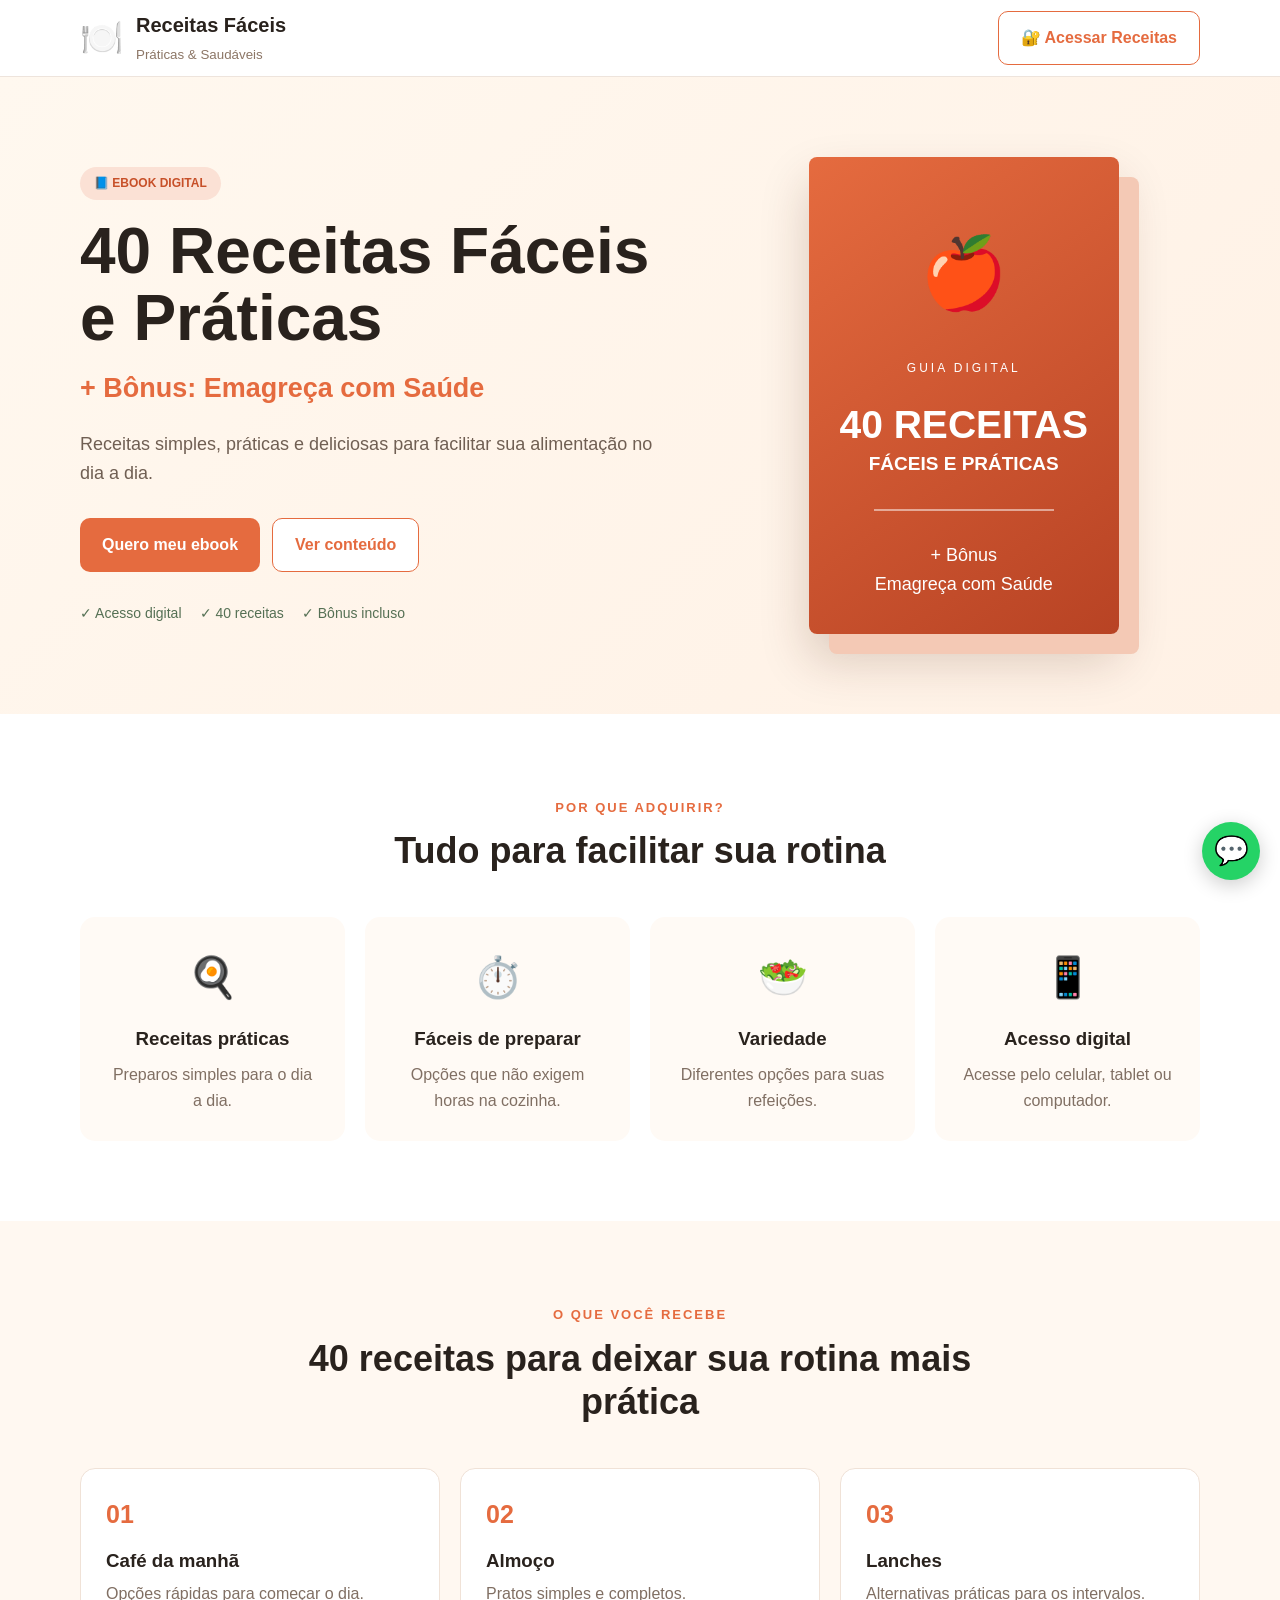
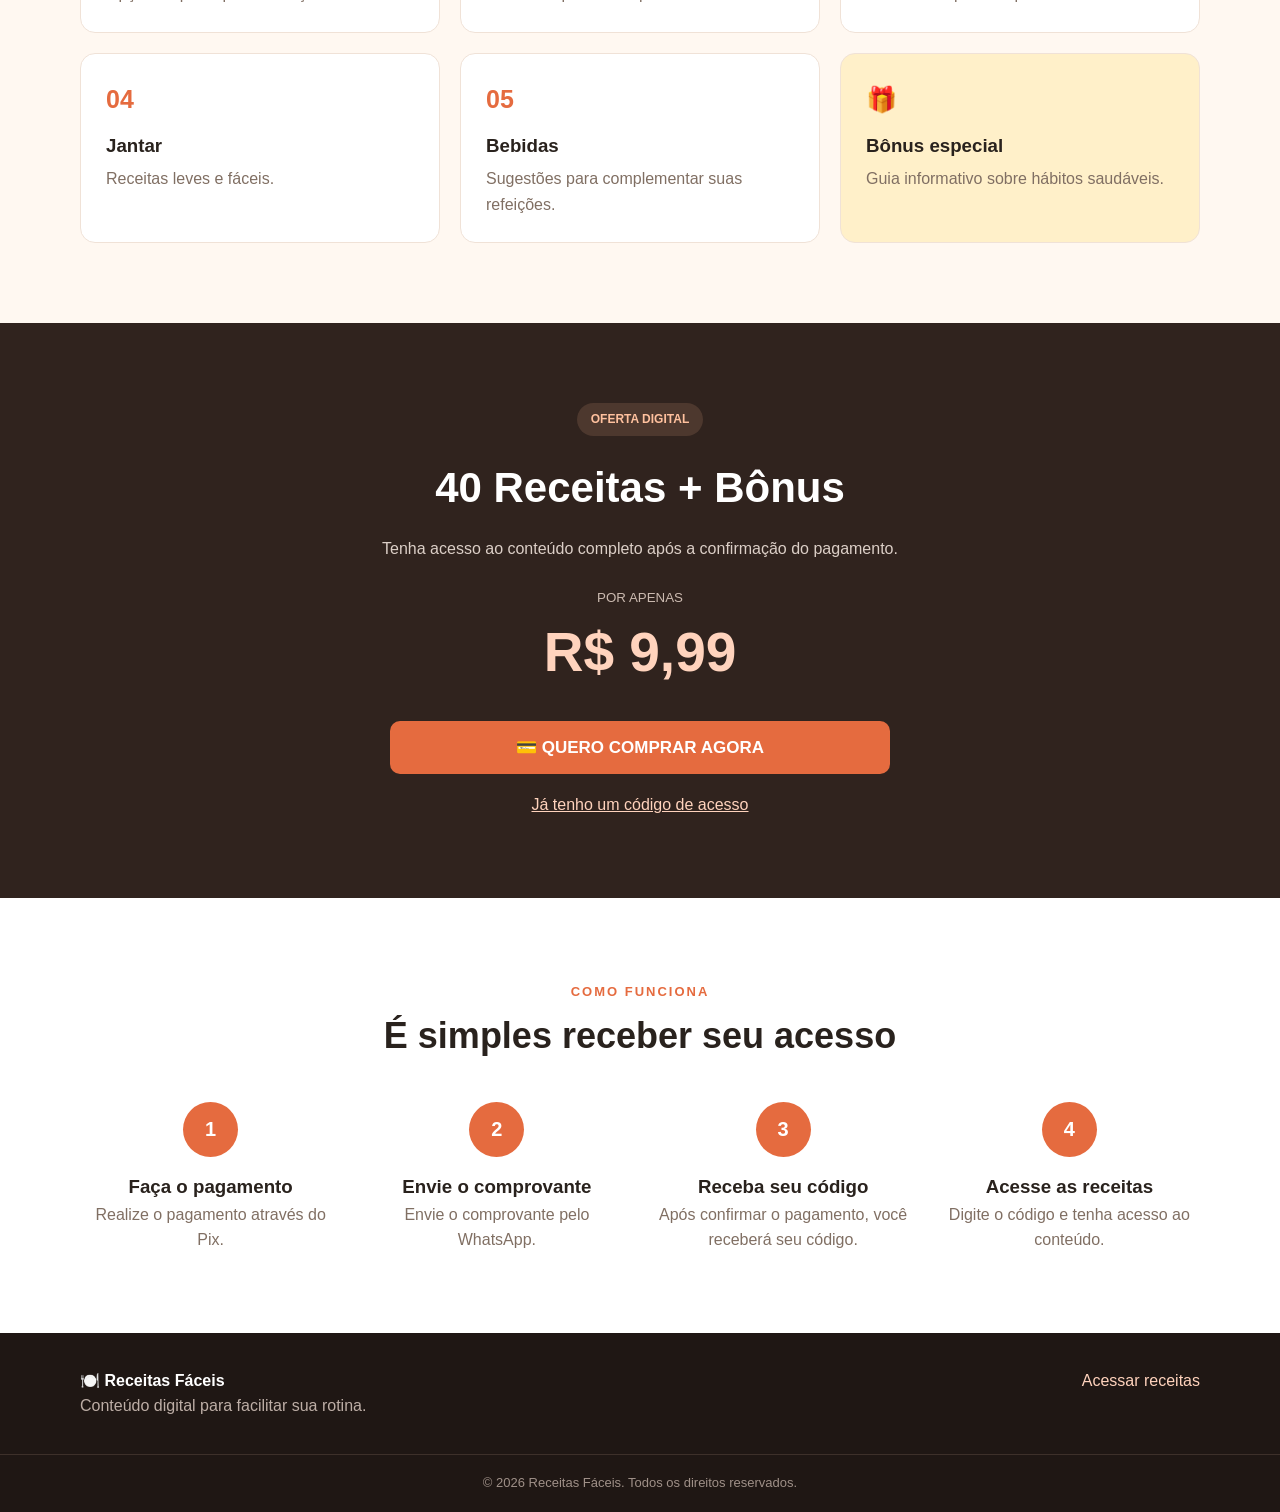
<file: index.html>
<!DOCTYPE html>
<html lang="pt-BR">

<head>
    <meta charset="UTF-8">

    <meta name="viewport" content="width=device-width, initial-scale=1.0">

    <meta name="description"
        content="40 Receitas Fáceis e Práticas + Bônus Emagreça com Saúde">

    <title>40 Receitas Fáceis e Práticas</title>

    <link rel="stylesheet" href="style.css">
</head>

<body>

    <!-- =====================================================
         HEADER
    ====================================================== -->

    <header class="header">

        <div class="container header-content">

            <div class="logo">

                <span>🍽️</span>

                <div>
                    <strong>Receitas Fáceis</strong>
                    <small>Práticas & Saudáveis</small>
                </div>

            </div>

            <a href="acesso.html" class="btn btn-outline">
                🔐 Acessar Receitas
            </a>

        </div>

    </header>


    <main>

        <!-- =====================================================
             HERO
        ====================================================== -->

        <section class="hero">

            <div class="container hero-grid">

                <div class="hero-text">

                    <span class="badge">
                        📘 EBOOK DIGITAL
                    </span>

                    <h1>
                        40 Receitas Fáceis e Práticas
                    </h1>

                    <h2>
                        + Bônus: Emagreça com Saúde
                    </h2>

                    <p>
                        Receitas simples, práticas e deliciosas
                        para facilitar sua alimentação no dia a dia.
                    </p>

                    <div class="hero-buttons">

                        <a href="#oferta" class="btn btn-primary">
                            Quero meu ebook
                        </a>

                        <a href="#conteudo" class="btn btn-secondary">
                            Ver conteúdo
                        </a>

                    </div>

                    <div class="trust">

                        <span>✓ Acesso digital</span>
                        <span>✓ 40 receitas</span>
                        <span>✓ Bônus incluso</span>

                    </div>

                </div>


                <div class="book">

                    <div class="book-cover">

                        <div class="book-icon">
                            🍎
                        </div>

                        <span>GUIA DIGITAL</span>

                        <h3>
                            40 RECEITAS
                        </h3>

                        <h4>
                            FÁCEIS E PRÁTICAS
                        </h4>

                        <div class="book-line"></div>

                        <p>
                            + Bônus<br>
                            Emagreça com Saúde
                        </p>

                    </div>

                </div>

            </div>

        </section>


        <!-- =====================================================
             BENEFÍCIOS
        ====================================================== -->

        <section class="benefits">

            <div class="container">

                <div class="section-title">

                    <span>POR QUE ADQUIRIR?</span>

                    <h2>
                        Tudo para facilitar sua rotina
                    </h2>

                </div>


                <div class="benefits-grid">

                    <div class="benefit">

                        <div class="benefit-icon">
                            🍳
                        </div>

                        <h3>
                            Receitas práticas
                        </h3>

                        <p>
                            Preparos simples para o dia a dia.
                        </p>

                    </div>


                    <div class="benefit">

                        <div class="benefit-icon">
                            ⏱️
                        </div>

                        <h3>
                            Fáceis de preparar
                        </h3>

                        <p>
                            Opções que não exigem horas na cozinha.
                        </p>

                    </div>


                    <div class="benefit">

                        <div class="benefit-icon">
                            🥗
                        </div>

                        <h3>
                            Variedade
                        </h3>

                        <p>
                            Diferentes opções para suas refeições.
                        </p>

                    </div>


                    <div class="benefit">

                        <div class="benefit-icon">
                            📱
                        </div>

                        <h3>
                            Acesso digital
                        </h3>

                        <p>
                            Acesse pelo celular, tablet ou computador.
                        </p>

                    </div>

                </div>

            </div>

        </section>


        <!-- =====================================================
             CONTEÚDO
        ====================================================== -->

        <section id="conteudo" class="content-section">

            <div class="container">

                <div class="section-title">

                    <span>O QUE VOCÊ RECEBE</span>

                    <h2>
                        40 receitas para deixar sua rotina mais prática
                    </h2>

                </div>


                <div class="content-grid">

                    <div class="content-card">

                        <span>01</span>

                        <h3>
                            Café da manhã
                        </h3>

                        <p>
                            Opções rápidas para começar o dia.
                        </p>

                    </div>


                    <div class="content-card">

                        <span>02</span>

                        <h3>
                            Almoço
                        </h3>

                        <p>
                            Pratos simples e completos.
                        </p>

                    </div>


                    <div class="content-card">

                        <span>03</span>

                        <h3>
                            Lanches
                        </h3>

                        <p>
                            Alternativas práticas para os intervalos.
                        </p>

                    </div>


                    <div class="content-card">

                        <span>04</span>

                        <h3>
                            Jantar
                        </h3>

                        <p>
                            Receitas leves e fáceis.
                        </p>

                    </div>


                    <div class="content-card">

                        <span>05</span>

                        <h3>
                            Bebidas
                        </h3>

                        <p>
                            Sugestões para complementar suas refeições.
                        </p>

                    </div>


                    <div class="content-card bonus-card">

                        <span>🎁</span>

                        <h3>
                            Bônus especial
                        </h3>

                        <p>
                            Guia informativo sobre hábitos saudáveis.
                        </p>

                    </div>

                </div>

            </div>

        </section>


        <!-- =====================================================
             OFERTA
        ====================================================== -->

        <section id="oferta" class="offer">

            <div class="container">

                <div class="offer-box">

                    <div class="offer-info">

                        <span class="offer-badge">
                            OFERTA DIGITAL
                        </span>

                        <h2>
                            40 Receitas + Bônus
                        </h2>

                        <p>
                            Tenha acesso ao conteúdo completo
                            após a confirmação do pagamento.
                        </p>

                        <div class="price">

                            <small>
                                POR APENAS
                            </small>

                            <strong>
                                R$ 9,99
                            </strong>

                        </div>


                        <button
                            class="btn btn-primary btn-large"
                            onclick="abrirPix()">

                            💳 QUERO COMPRAR AGORA

                        </button>


                        <a
                            href="acesso.html"
                            class="access-link">

                            Já tenho um código de acesso

                        </a>

                    </div>

                </div>

            </div>

        </section>


        <!-- =====================================================
             COMO FUNCIONA
        ====================================================== -->

        <section class="how">

            <div class="container">

                <div class="section-title">

                    <span>COMO FUNCIONA</span>

                    <h2>
                        É simples receber seu acesso
                    </h2>

                </div>


                <div class="steps">

                    <div class="step">

                        <div>1</div>

                        <h3>
                            Faça o pagamento
                        </h3>

                        <p>
                            Realize o pagamento através do Pix.
                        </p>

                    </div>


                    <div class="step">

                        <div>2</div>

                        <h3>
                            Envie o comprovante
                        </h3>

                        <p>
                            Envie o comprovante pelo WhatsApp.
                        </p>

                    </div>


                    <div class="step">

                        <div>3</div>

                        <h3>
                            Receba seu código
                        </h3>

                        <p>
                            Após confirmar o pagamento,
                            você receberá seu código.
                        </p>

                    </div>


                    <div class="step">

                        <div>4</div>

                        <h3>
                            Acesse as receitas
                        </h3>

                        <p>
                            Digite o código e tenha acesso ao conteúdo.
                        </p>

                    </div>

                </div>

            </div>

        </section>

    </main>


    <!-- =====================================================
         MODAL PIX
    ====================================================== -->

    <div id="pixModal" class="modal">

        <div class="modal-box">

            <!-- BOTÃO FECHAR -->

            <button
                class="close"
                onclick="fecharPix()"
                aria-label="Fechar">

                ×

            </button>


            <!-- ÍCONE -->

            <div class="modal-icon">
                💳
            </div>


            <!-- TÍTULO -->

            <h2>
                Pagamento via Pix
            </h2>


            <p>
                Faça o pagamento de
                <strong>R$ 9,99</strong>.
            </p>


            <!-- =================================================
                 QR CODE
            ================================================== -->

            <div class="qr-area">

                <!--
                    =================================================
                    SEU QR CODE PIX

                    Coloque sua imagem nesta pasta:

                    img/qr-code-pix.png

                    Estrutura:

                    seu-projeto/
                    ├── index.html
                    ├── style.css
                    ├── script.js
                    └── img/
                        └── qr-code-pix.png
                    =================================================
                -->

                <div class="qr-image-container">

                    <img
                        src="img/qr-code-pix.png"
                        alt="QR Code para pagamento via Pix"
                        class="qr-code-img">

                </div>


                <p class="qr-help">
                    📱 Escaneie o QR Code com o aplicativo do seu banco
                </p>

            </div>


            <!-- =================================================
                 PIX COPIA E COLA
            ================================================== -->

            <p class="pix-label">
                Pix Copia e Cola
            </p>


            <div class="pix-copy">

                <input
                    type="text"
                    id="pixCode"
                    value="31971705564"
                    readonly>

                <button
                    type="button"
                    onclick="copiarPix()">

                    Copiar

                </button>

            </div>


            <!-- AVISO -->

            <p class="payment-warning">

                Depois de realizar o pagamento,
                envie o comprovante pelo WhatsApp.

            </p>


            <!-- WHATSAPP -->

            <a
                href="#"
                id="whatsappPagamento"
                class="btn whatsapp-btn"
                target="_blank"
                rel="noopener noreferrer">

                💬 Enviar comprovante pelo WhatsApp

            </a>


            <!-- FECHAR -->

            <button
                class="btn btn-secondary close-payment"
                onclick="fecharPix()">

                Fechar

            </button>

        </div>

    </div>


    <!-- =====================================================
         FOOTER
    ====================================================== -->

    <footer>

        <div class="container footer-content">

            <div>

                <strong>
                    🍽️ Receitas Fáceis
                </strong>

                <p>
                    Conteúdo digital para facilitar sua rotina.
                </p>

            </div>


            <div>

                <a href="acesso.html">
                    Acessar receitas
                </a>

            </div>

        </div>


        <div class="copyright">

            © 2026 Receitas Fáceis. Todos os direitos reservados.

        </div>

    </footer>


    <!-- =====================================================
         WHATSAPP FLUTUANTE
    ====================================================== -->

    <a
        href="#"
        id="whatsappFloat"
        class="whatsapp-float"
        target="_blank"
        rel="noopener noreferrer"
        aria-label="WhatsApp">

        💬

    </a>


    <!-- JAVASCRIPT -->

    <script src="script.js"></script>

</body>

</html>
</file>
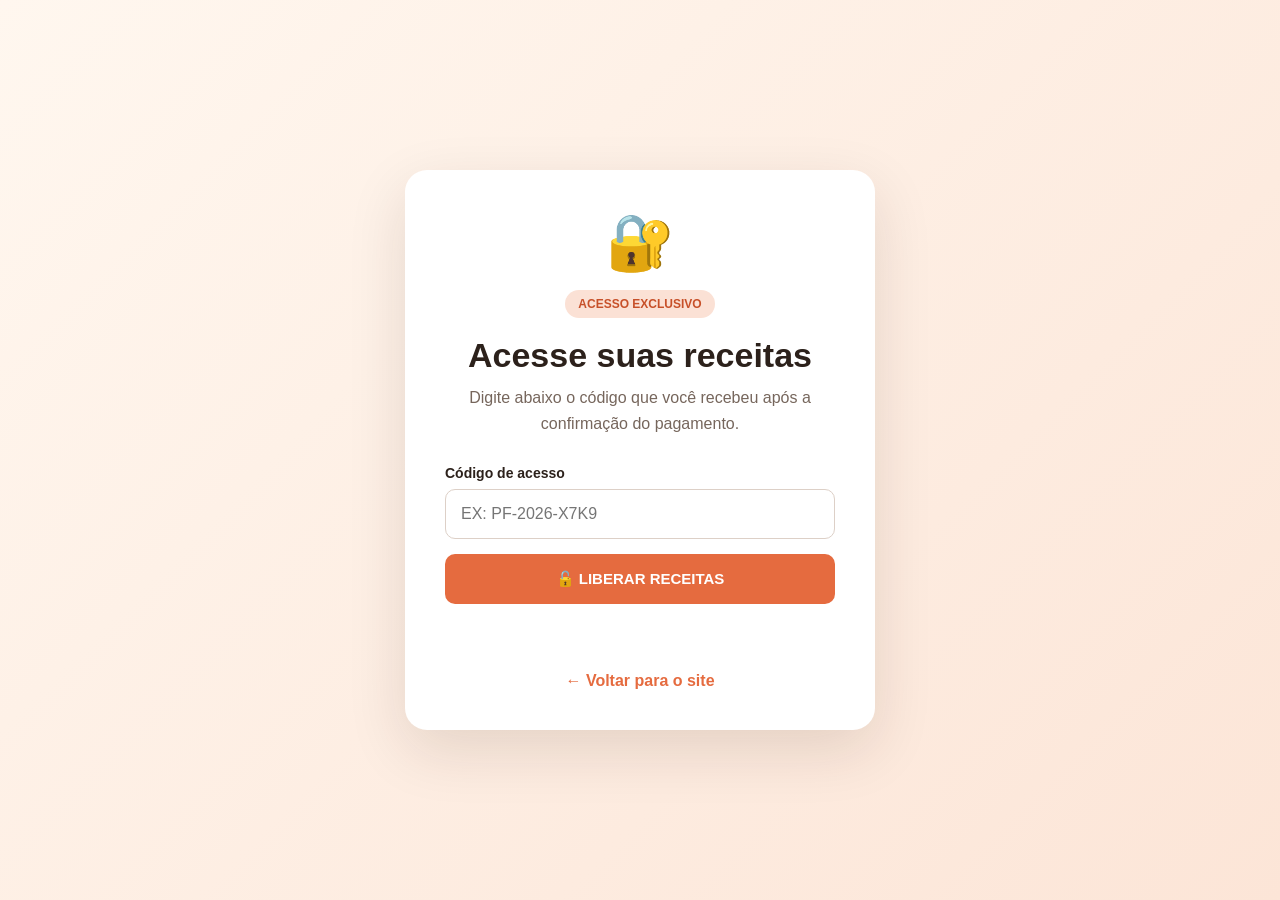
<file: acesso.html>
<!DOCTYPE html>
<html lang="pt-BR">

<head>

    <meta charset="UTF-8">

    <meta
        name="viewport"
        content="width=device-width, initial-scale=1.0">

    <meta
        name="robots"
        content="noindex, nofollow">

    <title>Acessar Receitas</title>

    <link rel="stylesheet" href="acesso.css">

</head>

<body>

    <main class="access-page">

        <div class="access-box">

            <div class="access-icon">
                🔐
            </div>

            <span class="tag">
                ACESSO EXCLUSIVO
            </span>

            <h1>
                Acesse suas receitas
            </h1>

            <p>
                Digite abaixo o código que você recebeu
                após a confirmação do pagamento.
            </p>


            <form id="accessForm">

                <label for="codigo">
                    Código de acesso
                </label>

                <input
                    type="text"
                    id="codigo"
                    placeholder="Ex: PF-2026-X7K9"
                    autocomplete="off"
                    required>

                <button type="submit">
                    🔓 LIBERAR RECEITAS
                </button>

            </form>


            <div
                id="mensagem"
                class="mensagem">
            </div>


            <a
                href="index.html"
                class="back">

                ← Voltar para o site

            </a>

        </div>

    </main>


    <script src="acesso.js"></script>

</body>

</html>
</file>
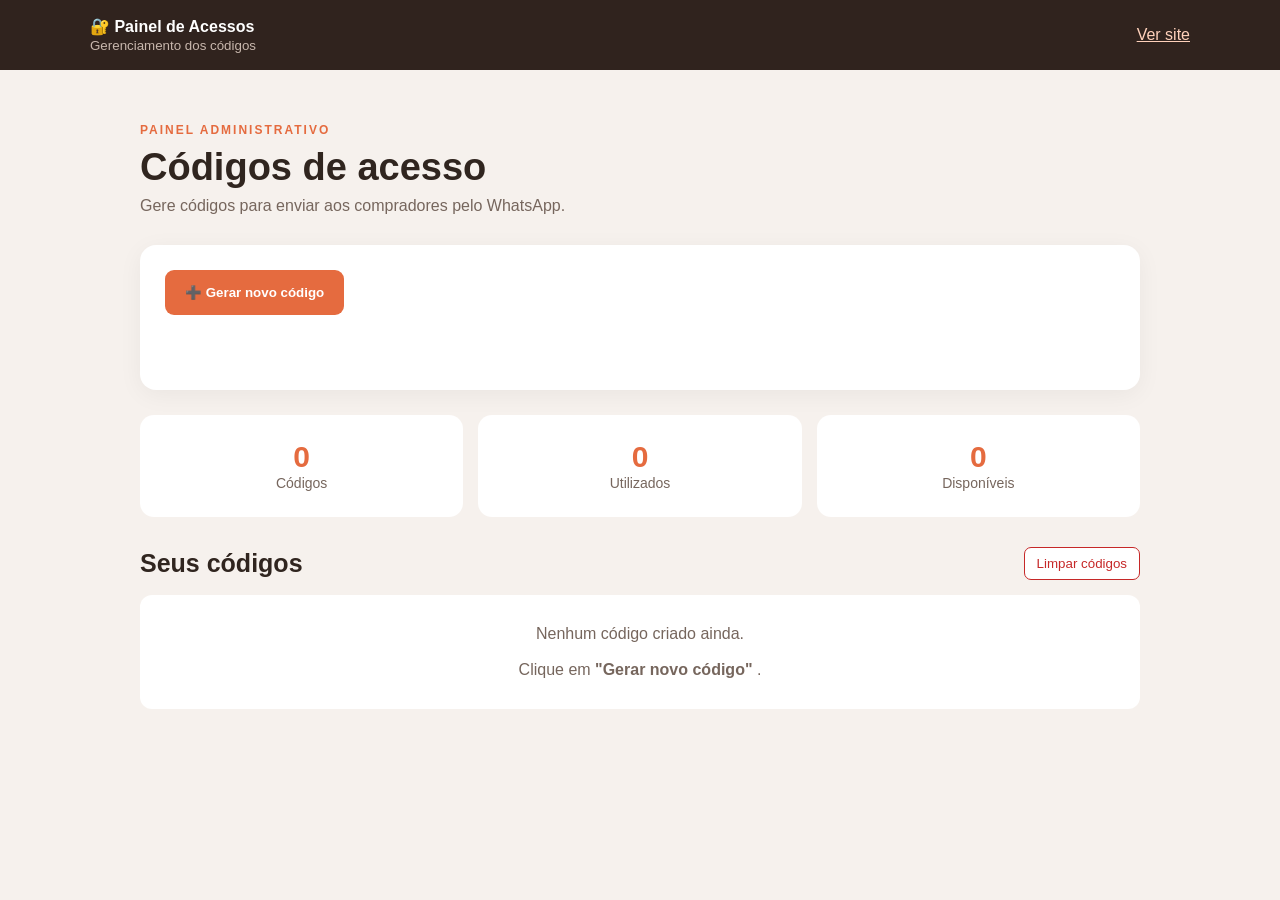
<file: admin.html>
<!DOCTYPE html>
<html lang="pt-BR">

<head>

    <meta charset="UTF-8">

    <meta
        name="viewport"
        content="width=device-width, initial-scale=1.0">

    <title>Painel de Códigos</title>

    <link rel="stylesheet" href="admin.css">

</head>

<body>

    <header>

        <div class="header-content">

            <div>
                <strong>🔐 Painel de Acessos</strong>
                <small>
                    Gerenciamento dos códigos
                </small>
            </div>

            <a href="index.html">
                Ver site
            </a>

        </div>

    </header>


    <main>

        <section class="admin-box">

            <div class="title">

                <span>PAINEL ADMINISTRATIVO</span>

                <h1>
                    Códigos de acesso
                </h1>

                <p>
                    Gere códigos para enviar aos compradores
                    pelo WhatsApp.
                </p>

            </div>


            <div class="generator">

                <button
                    onclick="gerarCodigo()">

                    ➕ Gerar novo código

                </button>

                <div
                    id="novoCodigo"
                    class="new-code">
                </div>

            </div>


            <div class="stats">

                <div>
                    <strong id="totalCodigos">
                        0
                    </strong>

                    <span>
                        Códigos
                    </span>
                </div>

                <div>
                    <strong id="usados">
                        0
                    </strong>

                    <span>
                        Utilizados
                    </span>
                </div>

                <div>
                    <strong id="disponiveis">
                        0
                    </strong>

                    <span>
                        Disponíveis
                    </span>
                </div>

            </div>


            <div class="codes-title">

                <h2>
                    Seus códigos
                </h2>

                <button
                    onclick="limparCodigos()"
                    class="danger">

                    Limpar códigos

                </button>

            </div>


            <div
                id="codesList"
                class="codes-list">
            </div>

        </section>

    </main>


    <script src="admin.js"></script>

</body>

</html>
</file>
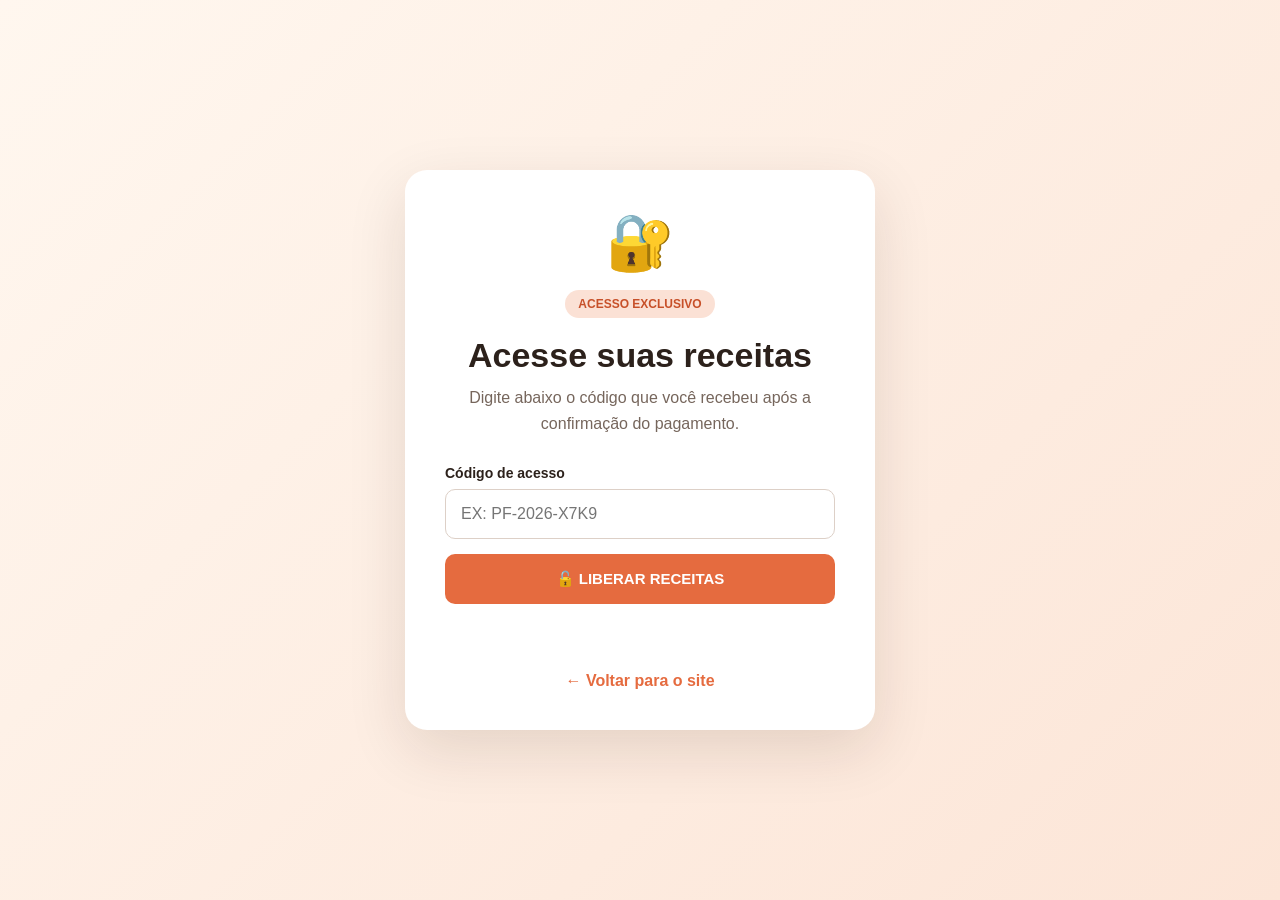
<file: receitas.html>
<!DOCTYPE html>
<html lang="pt-BR">

<head>
    <meta charset="UTF-8">

    <meta
        name="viewport"
        content="width=device-width, initial-scale=1.0">

    <meta
        name="robots"
        content="noindex, nofollow">

    <title>Minhas Receitas</title>

    <link rel="stylesheet" href="receitas.css">
</head>

<body>

    <header class="recipes-header">

        <div class="header-inner">

            <div>
                <span>🍽️</span>

                <div>
                    <strong>
                        40 Receitas Fáceis
                    </strong>

                    <small>
                        Seu conteúdo exclusivo
                    </small>
                </div>
            </div>

            <button
                onclick="sair()"
                class="logout">
                🔒 Sair
            </button>

        </div>

    </header>


    <main>

        <section class="welcome">

            <span class="exclusive">
                🔓 ACESSO LIBERADO
            </span>

            <h1>
                Suas 40 Receitas
            </h1>

            <p>
                Aproveite seu conteúdo exclusivo.
            </p>

        </section>


        <!-- BOTÕES DE PDF E IMPRESSÃO -->

        <section class="acoes-pdf">

            <button
                type="button"
                onclick="window.print()"
                class="btn-pdf">

                🖨️ Imprimir receitas

            </button>

            <button
                type="button"
                onclick="window.print()"
                class="btn-pdf">

                📥 Baixar / Salvar em PDF

            </button>

        </section>


        <section class="recipes-container">

            <div
                id="recipesList"
                class="recipes-list">
            </div>

        </section>


        <!-- BÔNUS -->

        <section class="bonus">

            <div class="bonus-box">

                <span>🎁 BÔNUS</span>

                <h2>
                    Emagreça com Saúde
                </h2>

                <p>
                    Pequenas mudanças na rotina podem
                    contribuir para hábitos alimentares
                    mais equilibrados.
                </p>

                <div class="tips">

                    <div>

                        <strong>💧</strong>

                        <p>
                            Mantenha uma boa hidratação
                            ao longo do dia.
                        </p>

                    </div>


                    <div>

                        <strong>🥗</strong>

                        <p>
                            Priorize variedade de alimentos
                            nas refeições.
                        </p>

                    </div>


                    <div>

                        <strong>🚶</strong>

                        <p>
                            Procure manter uma rotina
                            de atividades físicas.
                        </p>

                    </div>


                    <div>

                        <strong>😴</strong>

                        <p>
                            Dê atenção também ao descanso
                            e ao sono.
                        </p>

                    </div>

                </div>

                <small>
                    Este conteúdo é apenas informativo
                    e não substitui orientação de médico,
                    nutricionista ou outro profissional
                    qualificado.
                </small>

            </div>

        </section>

    </main>


    <footer>

        © 2026 Receitas Fáceis

    </footer>


    <script src="receitas.js"></script>

</body>

</html>
</file>
<file: style.css>
* {
    margin: 0;
    padding: 0;
    box-sizing: border-box;
}

html {
    scroll-behavior: smooth;
}

body {
    font-family: Arial, Helvetica, sans-serif;
    background: #fffaf5;
    color: #29221d;
    line-height: 1.6;
}

a {
    text-decoration: none;
    color: inherit;
}

.container {
    width: min(1120px, 92%);
    margin: auto;
}


/* =========================================================
   HEADER
========================================================= */

.header {
    background: #ffffff;
    border-bottom: 1px solid #eee4dc;
    position: sticky;
    top: 0;
    z-index: 100;
}

.header-content {
    min-height: 76px;
    display: flex;
    align-items: center;
    justify-content: space-between;
    gap: 20px;
}

.logo {
    display: flex;
    align-items: center;
    gap: 12px;
}

.logo > span {
    font-size: 35px;
}

.logo strong {
    display: block;
    font-size: 20px;
}

.logo small {
    color: #8c7666;
}


/* =========================================================
   BUTTONS
========================================================= */

.btn {
    border: 0;
    border-radius: 10px;
    padding: 13px 22px;
    font-weight: 700;
    cursor: pointer;
    display: inline-flex;
    justify-content: center;
    align-items: center;
    transition: .2s;
}

.btn:hover {
    transform: translateY(-2px);
}

.btn-primary {
    background: #e56b3f;
    color: white;
}

.btn-secondary {
    background: #fff;
    color: #e56b3f;
    border: 1px solid #e56b3f;
}

.btn-outline {
    border: 1px solid #e56b3f;
    color: #e56b3f;
}

.btn-large {
    width: 100%;
    font-size: 17px;
    padding: 16px;
}


/* =========================================================
   HERO
========================================================= */

.hero {
    padding: 80px 0;
    background:
        linear-gradient(
            135deg,
            #fff8ef,
            #fff1e5
        );
}

.hero-grid {
    display: grid;
    grid-template-columns: 1.1fr .9fr;
    gap: 70px;
    align-items: center;
}

.badge,
.offer-badge {
    display: inline-block;
    background: #fbe1d5;
    color: #c75029;
    border-radius: 30px;
    padding: 7px 14px;
    font-size: 12px;
    font-weight: bold;
    margin-bottom: 18px;
}

.hero h1 {
    font-size: clamp(40px, 6vw, 64px);
    line-height: 1.05;
    margin-bottom: 15px;
}

.hero h2 {
    color: #e56b3f;
    font-size: 27px;
    margin-bottom: 20px;
}

.hero p {
    color: #705f53;
    font-size: 18px;
    max-width: 600px;
}

.hero-buttons {
    display: flex;
    gap: 12px;
    margin: 30px 0;
    flex-wrap: wrap;
}

.trust {
    display: flex;
    flex-wrap: wrap;
    gap: 18px;
    color: #557054;
    font-size: 14px;
}


/* =========================================================
   BOOK
========================================================= */

.book {
    display: flex;
    justify-content: center;
}

.book-cover {
    width: 310px;
    min-height: 430px;
    padding: 35px 25px;
    border-radius: 8px;
    background:
        linear-gradient(
            145deg,
            #e56b3f,
            #b84324
        );
    color: white;
    text-align: center;
    box-shadow:
        20px 20px 0 #f4c9b5,
        0 25px 50px rgba(70, 30, 10, .2);
}

.book-icon {
    font-size: 70px;
    margin: 25px 0;
}

.book-cover > span {
    font-size: 12px;
    letter-spacing: 3px;
}

.book-cover h3 {
    font-size: 39px;
    line-height: 1;
    margin: 25px 0 5px;
}

.book-cover h4 {
    font-size: 19px;
}

.book-line {
    height: 2px;
    background: rgba(255,255,255,.5);
    margin: 30px 40px;
}

.book-cover p {
    color: white;
    font-size: 18px;
}


/* =========================================================
   SECTIONS
========================================================= */

section {
    padding: 80px 0;
}

.section-title {
    text-align: center;
    max-width: 720px;
    margin: 0 auto 45px;
}

.section-title > span {
    color: #e56b3f;
    font-size: 13px;
    font-weight: bold;
    letter-spacing: 2px;
}

.section-title h2 {
    font-size: 36px;
    line-height: 1.2;
    margin-top: 10px;
}


/* =========================================================
   BENEFITS
========================================================= */

.benefits {
    background: white;
}

.benefits-grid {
    display: grid;
    grid-template-columns: repeat(4, 1fr);
    gap: 20px;
}

.benefit {
    padding: 28px;
    background: #fffaf5;
    border-radius: 15px;
    text-align: center;
}

.benefit-icon {
    font-size: 40px;
    margin-bottom: 15px;
}

.benefit h3 {
    margin-bottom: 8px;
}

.benefit p {
    color: #806f63;
}


/* =========================================================
   CONTENT
========================================================= */

.content-section {
    background: #fff8f1;
}

.content-grid {
    display: grid;
    grid-template-columns: repeat(3, 1fr);
    gap: 20px;
}

.content-card {
    background: white;
    padding: 25px;
    border-radius: 15px;
    border: 1px solid #f0e2d7;
}

.content-card > span {
    color: #e56b3f;
    font-size: 25px;
    font-weight: bold;
}

.content-card h3 {
    margin: 12px 0 5px;
}

.content-card p {
    color: #806f63;
}

.bonus-card {
    background: #fff0c9;
}


/* =========================================================
   OFFER
========================================================= */

.offer {
    background: #30231e;
    color: white;
}

.offer-box {
    max-width: 750px;
    margin: auto;
    text-align: center;
}

.offer h2 {
    font-size: 42px;
    margin-bottom: 15px;
}

.offer p {
    color: #dccfc7;
    margin-bottom: 25px;
}

.offer-badge {
    background: #4d382e;
    color: #ffc19e;
}

.price {
    margin: 25px 0;
}

.price small {
    display: block;
    color: #cbbab0;
}

.price strong {
    font-size: 55px;
    display: block;
    color: #ffd3bd;
}

.offer .btn-large {
    max-width: 500px;
    margin: auto;
}

.access-link {
    display: block;
    margin-top: 18px;
    color: #ffd3bd;
    text-decoration: underline;
}


/* =========================================================
   HOW
========================================================= */

.how {
    background: white;
}

.steps {
    display: grid;
    grid-template-columns: repeat(4, 1fr);
    gap: 25px;
}

.step {
    text-align: center;
}

.step > div {
    width: 55px;
    height: 55px;
    margin: auto auto 15px;
    border-radius: 50%;
    display: flex;
    align-items: center;
    justify-content: center;
    background: #e56b3f;
    color: white;
    font-weight: bold;
    font-size: 20px;
}

.step p {
    color: #806f63;
}


/* =========================================================
   MODAL PIX
========================================================= */

.modal {
    position: fixed;
    inset: 0;

    background: rgba(20, 12, 8, .78);

    display: none;
    align-items: center;
    justify-content: center;

    padding: 20px;

    z-index: 1000;

    backdrop-filter: blur(4px);
    -webkit-backdrop-filter: blur(4px);
}

.modal.active {
    display: flex;
}


/* CAIXA DO MODAL */

.modal-box {
    background: white;

    width: min(500px, 100%);

    max-height: 92vh;

    overflow-y: auto;

    padding: 35px;

    border-radius: 22px;

    text-align: center;

    position: relative;

    box-shadow:
        0 20px 60px rgba(0, 0, 0, .30);

    animation: modalEntrada .25s ease;
}


/* ANIMAÇÃO */

@keyframes modalEntrada {

    from {
        opacity: 0;
        transform: translateY(20px) scale(.96);
    }

    to {
        opacity: 1;
        transform: translateY(0) scale(1);
    }

}


/* BOTÃO FECHAR */

.close {
    position: absolute;

    right: 16px;
    top: 10px;

    width: 40px;
    height: 40px;

    border: 0;

    background: #f7f1ed;

    border-radius: 50%;

    font-size: 29px;

    line-height: 1;

    color: #5b463b;

    cursor: pointer;

    transition: .2s;
}

.close:hover {
    background: #eee1d8;
    transform: rotate(90deg);
}


/* ÍCONE */

.modal-icon {
    font-size: 45px;
    margin-bottom: 5px;
}


/* TÍTULO */

.modal-box h2 {
    color: #29221d;
    font-size: 28px;
    margin-bottom: 8px;
}

.modal-box > p {
    color: #705f53;
}


/* =========================================================
   QR CODE
========================================================= */

.qr-area {
    margin: 22px auto 18px;

    display: flex;

    flex-direction: column;

    align-items: center;

    justify-content: center;
}


/* ÁREA BRANCA DO QR CODE */

.qr-image-container {
    width: 250px;
    height: 250px;

    padding: 12px;

    background: #ffffff;

    border: 1px solid #eee4dc;

    border-radius: 18px;

    display: flex;

    align-items: center;

    justify-content: center;

    box-shadow:
        0 8px 25px rgba(48, 35, 30, .12);
}


/* SUA IMAGEM */

.qr-code-img {
    width: 100%;
    height: 100%;

    display: block;

    object-fit: contain;
}


/* TEXTO ABAIXO DO QR */

.qr-help {
    margin-top: 12px;

    color: #806f63 !important;

    font-size: 13px;

    line-height: 1.4;
}


/* =========================================================
   PIX COPIA E COLA
========================================================= */

.pix-label {
    text-align: left;

    font-weight: bold;

    font-size: 13px;

    color: #5c4b41 !important;

    margin-bottom: 7px;
}

.pix-copy {
    display: flex;

    gap: 6px;

    margin-bottom: 20px;
}

.pix-copy input {
    flex: 1;

    min-width: 0;

    padding: 12px;

    border: 1px solid #ddd;

    border-radius: 8px;

    background: #fafafa;

    color: #555;

    font-size: 12px;

    outline: none;
}

.pix-copy input:focus {
    border-color: #e56b3f;
}

.pix-copy button {
    border: 0;

    border-radius: 8px;

    background: #30231e;

    color: white;

    padding: 0 16px;

    cursor: pointer;

    font-weight: bold;

    transition: .2s;
}

.pix-copy button:hover {
    background: #4a342a;
    transform: translateY(-1px);
}


/* =========================================================
   AVISO DE PAGAMENTO
========================================================= */

.payment-warning {
    color: #76655a;

    font-size: 14px;

    background: #fff8ef;

    border: 1px solid #f1dfd1;

    border-radius: 10px;

    padding: 12px;

    margin-bottom: 10px;
}


/* =========================================================
   WHATSAPP
========================================================= */

.whatsapp-btn {
    width: 100%;

    background: #25d366;

    color: white;

    margin-top: 10px;
}

.whatsapp-btn:hover {
    background: #20bd5a;
}


/* BOTÃO FECHAR */

.close-payment {
    width: 100%;

    margin-top: 10px;
}


/* =========================================================
   FOOTER
========================================================= */

footer {
    background: #1f1714;
    color: white;
}

.footer-content {
    padding: 35px 0;

    display: flex;

    justify-content: space-between;

    gap: 30px;
}

.footer-content p {
    color: #bdaea6;
}

.footer-content a {
    color: #ffd3bd;
}

.copyright {
    border-top: 1px solid #3d302a;

    text-align: center;

    padding: 18px;

    color: #9f9088;

    font-size: 13px;
}


/* =========================================================
   WHATSAPP FLUTUANTE
========================================================= */

.whatsapp-float {
    position: fixed;

    right: 20px;
    bottom: 20px;

    width: 58px;
    height: 58px;

    border-radius: 50%;

    background: #25d366;

    color: white;

    display: flex;

    justify-content: center;

    align-items: center;

    font-size: 28px;

    box-shadow:
        0 5px 20px rgba(0,0,0,.2);

    z-index: 90;
}


/* =========================================================
   RESPONSIVE
========================================================= */

@media (max-width: 850px) {

    .hero-grid {
        grid-template-columns: 1fr;
        text-align: center;
    }

    .hero p {
        margin: auto;
    }

    .hero-buttons {
        justify-content: center;
    }

    .trust {
        justify-content: center;
    }

    .benefits-grid {
        grid-template-columns: repeat(2, 1fr);
    }

    .content-grid {
        grid-template-columns: repeat(2, 1fr);
    }

    .steps {
        grid-template-columns: repeat(2, 1fr);
        gap: 40px 20px;
    }

}


/* =========================================================
   CELULAR
========================================================= */

@media (max-width: 600px) {

    .header-content {
        min-height: 65px;
    }

    .header .btn {
        padding: 10px 12px;
        font-size: 12px;
    }

    .logo strong {
        font-size: 16px;
    }

    .logo small {
        font-size: 11px;
    }

    .hero {
        padding: 55px 0;
    }

    .hero h1 {
        font-size: 42px;
    }

    .hero h2 {
        font-size: 22px;
    }

    .book-cover {
        width: 260px;
        min-height: 370px;
    }

    .benefits-grid,
    .content-grid,
    .steps {
        grid-template-columns: 1fr;
    }

    .section-title h2 {
        font-size: 29px;
    }

    .offer h2 {
        font-size: 32px;
    }

    .price strong {
        font-size: 45px;
    }

    .footer-content {
        flex-direction: column;
    }


    /* ==========================================
       MODAL NO CELULAR
    ========================================== */

    .modal {
        padding: 12px;
    }

    .modal-box {
        width: 100%;

        max-height: 94vh;

        padding: 28px 18px;

        border-radius: 20px;
    }

    .modal-box h2 {
        font-size: 24px;
    }

    .modal-icon {
        font-size: 38px;
    }


    /* QR CODE MENOR NO CELULAR */

    .qr-image-container {
        width: 220px;
        height: 220px;

        padding: 10px;

        border-radius: 16px;
    }


    .qr-help {
        font-size: 12px;

        max-width: 260px;
    }


    /* COPIA E COLA */

    .pix-copy {
        flex-direction: column;
    }

    .pix-copy input {
        width: 100%;

        height: 45px;

        font-size: 11px;
    }

    .pix-copy button {
        width: 100%;

        height: 45px;
    }


    .payment-warning {
        font-size: 13px;
    }

}


/* =========================================================
   CELULARES PEQUENOS
========================================================= */

@media (max-width: 380px) {

    .modal-box {
        padding: 25px 14px;
    }

    .qr-image-container {
        width: 190px;
        height: 190px;
    }

    .modal-box h2 {
        font-size: 22px;
    }

    .close {
        width: 36px;
        height: 36px;

        font-size: 26px;
    }

}
</file>
<file: acesso.css>
* {
    margin: 0;
    padding: 0;
    box-sizing: border-box;
}

body {
    font-family: Arial, Helvetica, sans-serif;
    min-height: 100vh;
    background:
        linear-gradient(
            135deg,
            #fff7ef,
            #fce5d7
        );
    color: #2c211b;
}

.access-page {
    min-height: 100vh;
    display: flex;
    align-items: center;
    justify-content: center;
    padding: 20px;
}

.access-box {
    width: min(470px, 100%);
    background: white;
    border-radius: 22px;
    padding: 40px;
    text-align: center;
    box-shadow: 0 20px 60px rgba(50, 25, 10, .12);
}

.access-icon {
    font-size: 55px;
    margin-bottom: 15px;
}

.tag {
    display: inline-block;
    background: #fbe1d5;
    color: #c75029;
    padding: 7px 13px;
    border-radius: 30px;
    font-size: 12px;
    font-weight: bold;
}

h1 {
    margin: 18px 0 10px;
    font-size: 34px;
}

p {
    color: #76665c;
    line-height: 1.6;
    margin-bottom: 28px;
}

form {
    text-align: left;
}

label {
    display: block;
    font-size: 14px;
    font-weight: bold;
    margin-bottom: 8px;
}

input {
    width: 100%;
    padding: 15px;
    border: 1px solid #ddd0c7;
    border-radius: 10px;
    font-size: 16px;
    outline: none;
    text-transform: uppercase;
}

input:focus {
    border-color: #e56b3f;
}

form button {
    width: 100%;
    border: 0;
    border-radius: 10px;
    padding: 16px;
    margin-top: 15px;
    background: #e56b3f;
    color: white;
    font-weight: bold;
    font-size: 15px;
    cursor: pointer;
}

form button:hover {
    background: #c9522d;
}

.mensagem {
    min-height: 25px;
    margin-top: 18px;
    font-size: 14px;
    font-weight: bold;
}

.mensagem.erro {
    color: #c62828;
}

.mensagem.sucesso {
    color: #2e7d32;
}

.back {
    display: inline-block;
    margin-top: 25px;
    color: #e56b3f;
    text-decoration: none;
    font-weight: bold;
}

@media (max-width: 500px) {

    .access-box {
        padding: 30px 22px;
    }

    h1 {
        font-size: 28px;
    }

}
</file>
<file: admin.css>
* {
    margin: 0;
    padding: 0;
    box-sizing: border-box;
}

body {
    font-family: Arial, Helvetica, sans-serif;
    background: #f6f1ed;
    color: #30251f;
}

header {
    background: #30231e;
    color: white;
}

.header-content {
    width: min(1100px, 92%);
    min-height: 70px;
    margin: auto;
    display: flex;
    justify-content: space-between;
    align-items: center;
}

.header-content strong {
    display: block;
}

.header-content small {
    color: #c8b7ad;
}

.header-content a {
    color: #ffd1bb;
}

main {
    padding: 50px 20px;
}

.admin-box {
    width: min(1000px, 100%);
    margin: auto;
}

.title {
    margin-bottom: 30px;
}

.title > span {
    color: #e56b3f;
    font-size: 12px;
    font-weight: bold;
    letter-spacing: 2px;
}

.title h1 {
    font-size: 38px;
    margin: 8px 0;
}

.title p {
    color: #76665d;
}

.generator {
    background: white;
    border-radius: 16px;
    padding: 25px;
    box-shadow: 0 5px 25px rgba(0,0,0,.05);
    margin-bottom: 25px;
}

.generator > button {
    background: #e56b3f;
    color: white;
    border: 0;
    padding: 15px 20px;
    border-radius: 9px;
    cursor: pointer;
    font-weight: bold;
}

.new-code {
    min-height: 30px;
    margin-top: 20px;
    font-size: 24px;
    font-weight: bold;
    color: #2e7d32;
}

.stats {
    display: grid;
    grid-template-columns: repeat(3, 1fr);
    gap: 15px;
    margin-bottom: 30px;
}

.stats div {
    background: white;
    padding: 25px;
    border-radius: 14px;
    text-align: center;
}

.stats strong {
    display: block;
    font-size: 30px;
    color: #e56b3f;
}

.stats span {
    color: #76665d;
    font-size: 14px;
}

.codes-title {
    display: flex;
    justify-content: space-between;
    align-items: center;
    margin-bottom: 15px;
}

.codes-title h2 {
    font-size: 25px;
}

.danger {
    border: 1px solid #c62828;
    color: #c62828;
    background: white;
    padding: 8px 12px;
    border-radius: 7px;
    cursor: pointer;
}

.codes-list {
    display: grid;
    gap: 10px;
}

.code-item {
    background: white;
    border-radius: 12px;
    padding: 18px;
    display: flex;
    justify-content: space-between;
    align-items: center;
    gap: 15px;
}

.code-value {
    font-weight: bold;
    font-size: 17px;
    letter-spacing: 1px;
}

.code-status {
    font-size: 12px;
    margin-top: 5px;
}

.status-disponivel {
    color: #2e7d32;
}

.status-usado {
    color: #c62828;
}

.code-actions {
    display: flex;
    gap: 7px;
}

.code-actions button {
    border: 0;
    border-radius: 7px;
    padding: 8px 12px;
    cursor: pointer;
    background: #f1e8e1;
}

.code-actions .copy {
    background: #30231e;
    color: white;
}

.code-actions .delete {
    color: #c62828;
}

.empty {
    background: white;
    padding: 30px;
    text-align: center;
    border-radius: 12px;
    color: #76665d;
}

@media (max-width: 650px) {

    .stats {
        grid-template-columns: 1fr;
    }

    .code-item {
        flex-direction: column;
        align-items: flex-start;
    }

    .code-actions {
        width: 100%;
    }

    .code-actions button {
        flex: 1;
    }

    .title h1 {
        font-size: 30px;
    }

}
</file>
<file: receitas.css>
* {
    margin: 0;
    padding: 0;
    box-sizing: border-box;
}

body {
    font-family: Arial, Helvetica, sans-serif;
    background: #fffaf5;
    color: #30251f;
}

.recipes-header {
    background: #30231e;
    color: white;
    position: sticky;
    top: 0;
    z-index: 100;
}

.header-inner {
    width: min(1100px, 92%);
    min-height: 70px;
    margin: auto;
    display: flex;
    justify-content: space-between;
    align-items: center;
}

.header-inner > div {
    display: flex;
    align-items: center;
    gap: 10px;
}

.header-inner > div > span {
    font-size: 30px;
}

.header-inner strong {
    display: block;
}

.header-inner small {
    color: #c9b9b0;
}

.logout {
    border: 1px solid #745b4d;
    background: transparent;
    color: white;
    padding: 9px 15px;
    border-radius: 8px;
    cursor: pointer;
}

.welcome {
    text-align: center;
    padding: 70px 20px 45px;
    background:
        linear-gradient(
            135deg,
            #fff4e9,
            #fffaf5
        );
}

.exclusive {
    display: inline-block;
    color: #2e7d32;
    background: #e4f4e4;
    padding: 7px 14px;
    border-radius: 30px;
    font-size: 12px;
    font-weight: bold;
}

.welcome h1 {
    font-size: 45px;
    margin: 18px 0 8px;
}

.welcome p {
    color: #7a695f;
}

.recipes-container {
    width: min(1100px, 92%);
    margin: 40px auto 70px;
}

.recipes-list {
    display: grid;
    grid-template-columns: repeat(2, 1fr);
    gap: 22px;
}

.recipe {
    background: white;
    border: 1px solid #eee1d8;
    border-radius: 16px;
    padding: 25px;
    box-shadow: 0 7px 25px rgba(50, 25, 10, .04);
}

.recipe-number {
    color: #e56b3f;
    font-weight: bold;
    font-size: 13px;
}

.recipe h2 {
    margin: 7px 0;
}

.recipe-time {
    color: #8b786b;
    font-size: 13px;
    margin-bottom: 20px;
}

.recipe h3 {
    font-size: 15px;
    margin: 18px 0 8px;
}

.recipe ul {
    padding-left: 20px;
    color: #65574f;
}

.recipe li {
    margin-bottom: 5px;
}

.preparo {
    color: #65574f;
    line-height: 1.7;
}

.bonus {
    padding: 70px 20px;
    background: #30231e;
    color: white;
}

.bonus-box {
    max-width: 950px;
    margin: auto;
    text-align: center;
}

.bonus-box > span {
    color: #ffd2b9;
    font-size: 13px;
    font-weight: bold;
}

.bonus-box h2 {
    font-size: 38px;
    margin: 10px 0;
}

.bonus-box > p {
    color: #d4c6be;
    max-width: 700px;
    margin: auto;
}

.tips {
    display: grid;
    grid-template-columns: repeat(4, 1fr);
    gap: 15px;
    margin: 35px 0;
}

.tips div {
    background: #3c2d26;
    padding: 20px;
    border-radius: 12px;
}

.tips strong {
    font-size: 28px;
}

.tips p {
    color: #d4c6be;
    font-size: 14px;
    margin-top: 10px;
}

.bonus-box > small {
    display: block;
    color: #aa9990;
    line-height: 1.6;
}

footer {
    background: #1e1613;
    color: #9f9189;
    text-align: center;
    padding: 25px;
    font-size: 13px;
}

@media (max-width: 750px) {

    .recipes-list {
        grid-template-columns: 1fr;
    }

    .tips {
        grid-template-columns: repeat(2, 1fr);
    }

    .welcome h1 {
        font-size: 36px;
    }

}

@media (max-width: 480px) {

    .tips {
        grid-template-columns: 1fr;
    }

    .header-inner strong {
        font-size: 14px;
    }

}


/* =========================================================
   BOTÕES DE IMPRESSÃO E PDF
   ========================================================= */

   .acoes-pdf {
    display: flex;
    justify-content: center;
    align-items: center;
    gap: 12px;
    margin: 25px auto;
    padding: 0 15px;
    flex-wrap: wrap;
}

.btn-pdf {
    border: none;
    border-radius: 10px;
    padding: 13px 20px;
    background: #e56b3f;
    color: #ffffff;
    font-size: 15px;
    font-weight: 700;
    cursor: pointer;
    transition: 0.2s ease;
}

.btn-pdf:hover {
    transform: translateY(-2px);
    opacity: 0.9;
}

.btn-pdf:active {
    transform: translateY(0);
}


/* =========================================================
   VERSÃO PARA IMPRESSÃO / PDF
   ========================================================= */

@media print {

    /* Esconde os botões no documento impresso */
    .acoes-pdf {
        display: none !important;
    }

    /* Esconde elementos que não precisam aparecer no PDF */
    .recipes-header,
    footer,
    .logout {
        display: none !important;
    }

    /* Remove elementos desnecessários */
    body {
        background: #ffffff !important;
        color: #000000 !important;
    }

    main {
        width: 100%;
        margin: 0;
        padding: 0;
    }

    .welcome {
        margin-top: 0;
    }

    /* Evita cortar uma receita entre páginas */
    .receita,
    .recipe-card,
    .recipe {
        break-inside: avoid;
        page-break-inside: avoid;
    }

    /* Evita cortar o bônus */
    .bonus,
    .bonus-box {
        break-inside: avoid;
        page-break-inside: avoid;
    }

    /* Remove sombras na impressão */
    * {
        box-shadow: none !important;
    }

}
</file>
